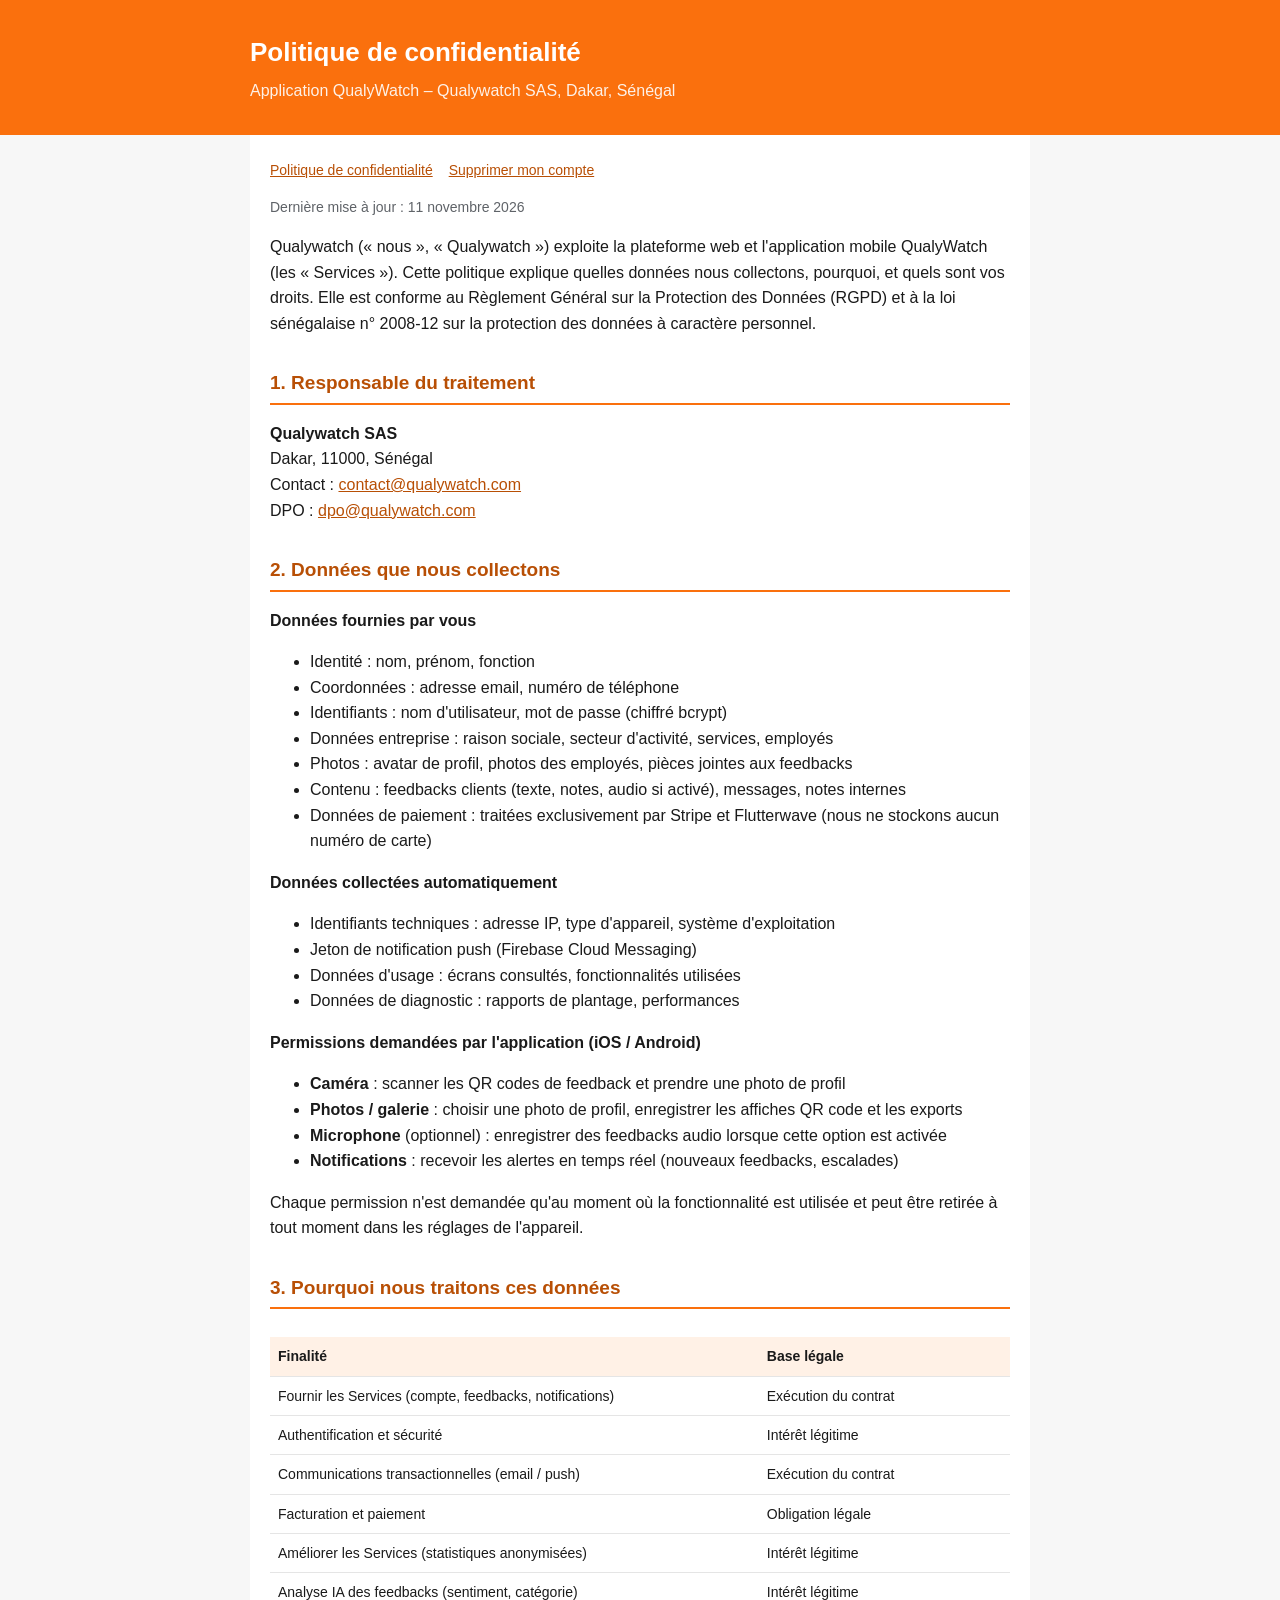
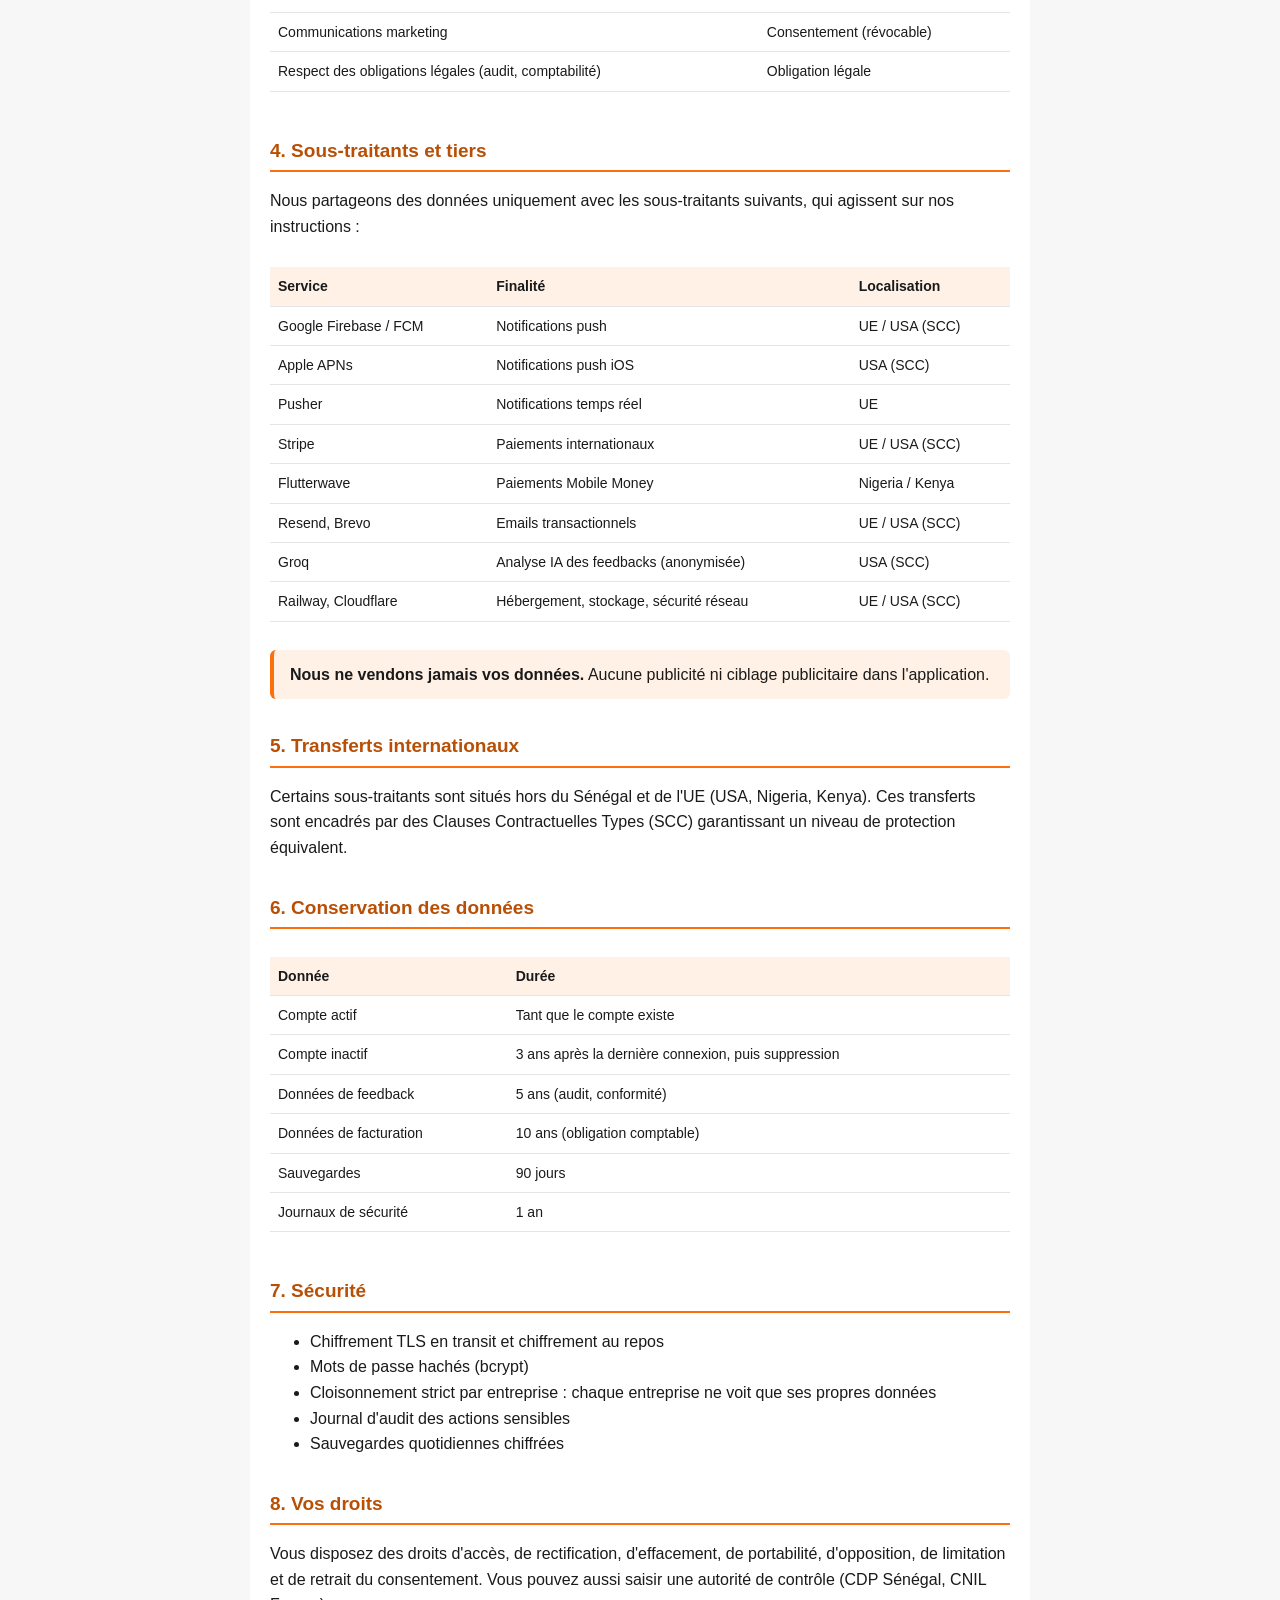
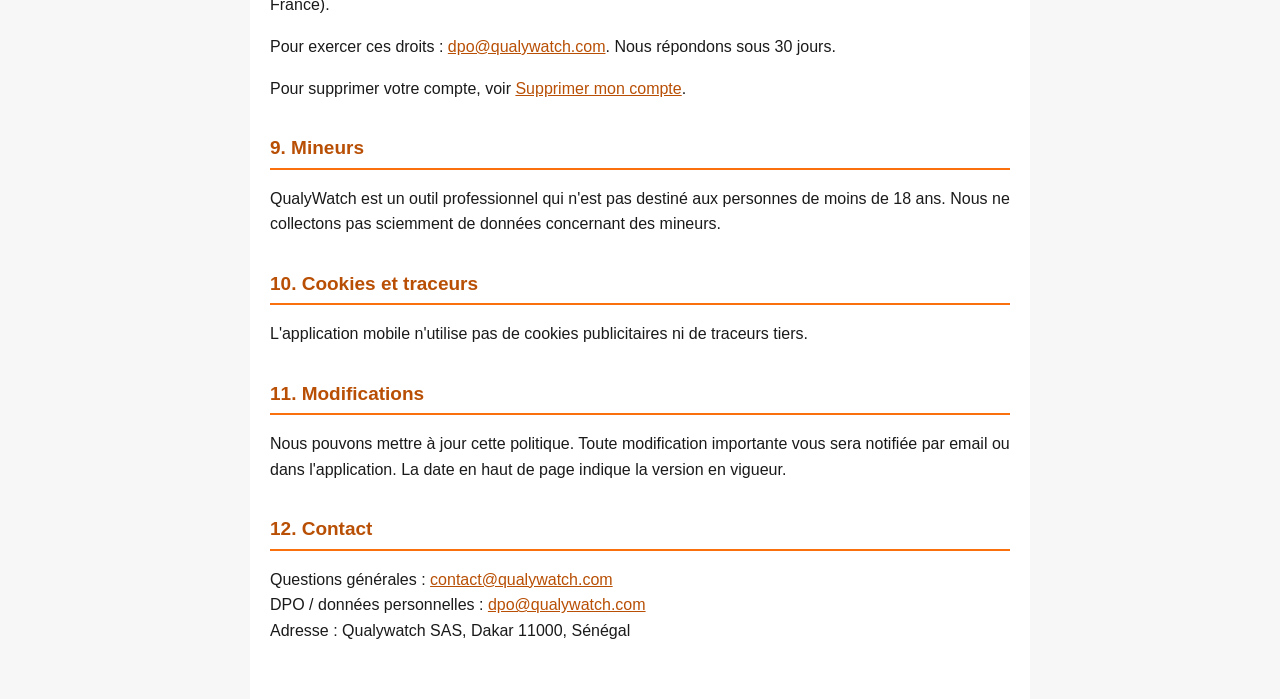
<file: index.html>
<!doctype html><html lang="fr"><head><meta charset="utf-8">
<meta name="viewport" content="width=device-width, initial-scale=1">
<title>Confidentialité – QualyWatch</title><link rel="stylesheet" href="style.css"></head>
<body><header><div class="c"><h1>Politique de confidentialité</h1><p>Application QualyWatch – Qualywatch SAS, Dakar, Sénégal</p></div></header>
<main>
<nav class="liens"><a href="./">Politique de confidentialité</a><a href="suppression-compte/">Supprimer mon compte</a></nav>
<p class="note">Dernière mise à jour : 11 novembre 2026</p>
<p>Qualywatch (« nous », « Qualywatch ») exploite la plateforme web et l'application mobile QualyWatch (les « Services »). Cette politique explique quelles données nous collectons, pourquoi, et quels sont vos droits. Elle est conforme au Règlement Général sur la Protection des Données (RGPD) et à la loi sénégalaise n° 2008-12 sur la protection des données à caractère personnel.</p>

<h2>1. Responsable du traitement</h2>
<p><strong>Qualywatch SAS</strong><br>Dakar, 11000, Sénégal<br>Contact : <a href="mailto:contact@qualywatch.com">contact@qualywatch.com</a><br>DPO : <a href="mailto:dpo@qualywatch.com">dpo@qualywatch.com</a></p>

<h2>2. Données que nous collectons</h2>
<p><strong>Données fournies par vous</strong></p>
<ul>
<li>Identité : nom, prénom, fonction</li>
<li>Coordonnées : adresse email, numéro de téléphone</li>
<li>Identifiants : nom d'utilisateur, mot de passe (chiffré bcrypt)</li>
<li>Données entreprise : raison sociale, secteur d'activité, services, employés</li>
<li>Photos : avatar de profil, photos des employés, pièces jointes aux feedbacks</li>
<li>Contenu : feedbacks clients (texte, notes, audio si activé), messages, notes internes</li>
<li>Données de paiement : traitées exclusivement par Stripe et Flutterwave (nous ne stockons aucun numéro de carte)</li>
</ul>
<p><strong>Données collectées automatiquement</strong></p>
<ul>
<li>Identifiants techniques : adresse IP, type d'appareil, système d'exploitation</li>
<li>Jeton de notification push (Firebase Cloud Messaging)</li>
<li>Données d'usage : écrans consultés, fonctionnalités utilisées</li>
<li>Données de diagnostic : rapports de plantage, performances</li>
</ul>
<p><strong>Permissions demandées par l'application (iOS / Android)</strong></p>
<ul>
<li><strong>Caméra</strong> : scanner les QR codes de feedback et prendre une photo de profil</li>
<li><strong>Photos / galerie</strong> : choisir une photo de profil, enregistrer les affiches QR code et les exports</li>
<li><strong>Microphone</strong> (optionnel) : enregistrer des feedbacks audio lorsque cette option est activée</li>
<li><strong>Notifications</strong> : recevoir les alertes en temps réel (nouveaux feedbacks, escalades)</li>
</ul>
<p>Chaque permission n'est demandée qu'au moment où la fonctionnalité est utilisée et peut être retirée à tout moment dans les réglages de l'appareil.</p>

<h2>3. Pourquoi nous traitons ces données</h2>
<div class="tbl"><table><tr><th>Finalité</th><th>Base légale</th></tr>
<tr><td>Fournir les Services (compte, feedbacks, notifications)</td><td>Exécution du contrat</td></tr>
<tr><td>Authentification et sécurité</td><td>Intérêt légitime</td></tr>
<tr><td>Communications transactionnelles (email / push)</td><td>Exécution du contrat</td></tr>
<tr><td>Facturation et paiement</td><td>Obligation légale</td></tr>
<tr><td>Améliorer les Services (statistiques anonymisées)</td><td>Intérêt légitime</td></tr>
<tr><td>Analyse IA des feedbacks (sentiment, catégorie)</td><td>Intérêt légitime</td></tr>
<tr><td>Communications marketing</td><td>Consentement (révocable)</td></tr>
<tr><td>Respect des obligations légales (audit, comptabilité)</td><td>Obligation légale</td></tr>
</table></div>

<h2>4. Sous-traitants et tiers</h2>
<p>Nous partageons des données uniquement avec les sous-traitants suivants, qui agissent sur nos instructions :</p>
<div class="tbl"><table><tr><th>Service</th><th>Finalité</th><th>Localisation</th></tr>
<tr><td>Google Firebase / FCM</td><td>Notifications push</td><td>UE / USA (SCC)</td></tr>
<tr><td>Apple APNs</td><td>Notifications push iOS</td><td>USA (SCC)</td></tr>
<tr><td>Pusher</td><td>Notifications temps réel</td><td>UE</td></tr>
<tr><td>Stripe</td><td>Paiements internationaux</td><td>UE / USA (SCC)</td></tr>
<tr><td>Flutterwave</td><td>Paiements Mobile Money</td><td>Nigeria / Kenya</td></tr>
<tr><td>Resend, Brevo</td><td>Emails transactionnels</td><td>UE / USA (SCC)</td></tr>
<tr><td>Groq</td><td>Analyse IA des feedbacks (anonymisée)</td><td>USA (SCC)</td></tr>
<tr><td>Railway, Cloudflare</td><td>Hébergement, stockage, sécurité réseau</td><td>UE / USA (SCC)</td></tr>
</table></div>
<div class="encadre"><strong>Nous ne vendons jamais vos données.</strong> Aucune publicité ni ciblage publicitaire dans l'application.</div>

<h2>5. Transferts internationaux</h2>
<p>Certains sous-traitants sont situés hors du Sénégal et de l'UE (USA, Nigeria, Kenya). Ces transferts sont encadrés par des Clauses Contractuelles Types (SCC) garantissant un niveau de protection équivalent.</p>

<h2>6. Conservation des données</h2>
<div class="tbl"><table><tr><th>Donnée</th><th>Durée</th></tr>
<tr><td>Compte actif</td><td>Tant que le compte existe</td></tr>
<tr><td>Compte inactif</td><td>3 ans après la dernière connexion, puis suppression</td></tr>
<tr><td>Données de feedback</td><td>5 ans (audit, conformité)</td></tr>
<tr><td>Données de facturation</td><td>10 ans (obligation comptable)</td></tr>
<tr><td>Sauvegardes</td><td>90 jours</td></tr>
<tr><td>Journaux de sécurité</td><td>1 an</td></tr>
</table></div>

<h2>7. Sécurité</h2>
<ul>
<li>Chiffrement TLS en transit et chiffrement au repos</li>
<li>Mots de passe hachés (bcrypt)</li>
<li>Cloisonnement strict par entreprise : chaque entreprise ne voit que ses propres données</li>
<li>Journal d'audit des actions sensibles</li>
<li>Sauvegardes quotidiennes chiffrées</li>
</ul>

<h2>8. Vos droits</h2>
<p>Vous disposez des droits d'accès, de rectification, d'effacement, de portabilité, d'opposition, de limitation et de retrait du consentement. Vous pouvez aussi saisir une autorité de contrôle (CDP Sénégal, CNIL France).</p>
<p>Pour exercer ces droits : <a href="mailto:dpo@qualywatch.com">dpo@qualywatch.com</a>. Nous répondons sous 30 jours.</p>
<p>Pour supprimer votre compte, voir <a href="suppression-compte/">Supprimer mon compte</a>.</p>

<h2>9. Mineurs</h2>
<p>QualyWatch est un outil professionnel qui n'est pas destiné aux personnes de moins de 18 ans. Nous ne collectons pas sciemment de données concernant des mineurs.</p>

<h2>10. Cookies et traceurs</h2>
<p>L'application mobile n'utilise pas de cookies publicitaires ni de traceurs tiers.</p>

<h2>11. Modifications</h2>
<p>Nous pouvons mettre à jour cette politique. Toute modification importante vous sera notifiée par email ou dans l'application. La date en haut de page indique la version en vigueur.</p>

<h2>12. Contact</h2>
<p>Questions générales : <a href="mailto:contact@qualywatch.com">contact@qualywatch.com</a><br>DPO / données personnelles : <a href="mailto:dpo@qualywatch.com">dpo@qualywatch.com</a><br>Adresse : Qualywatch SAS, Dakar 11000, Sénégal</p>
</main></body></html>
</file>
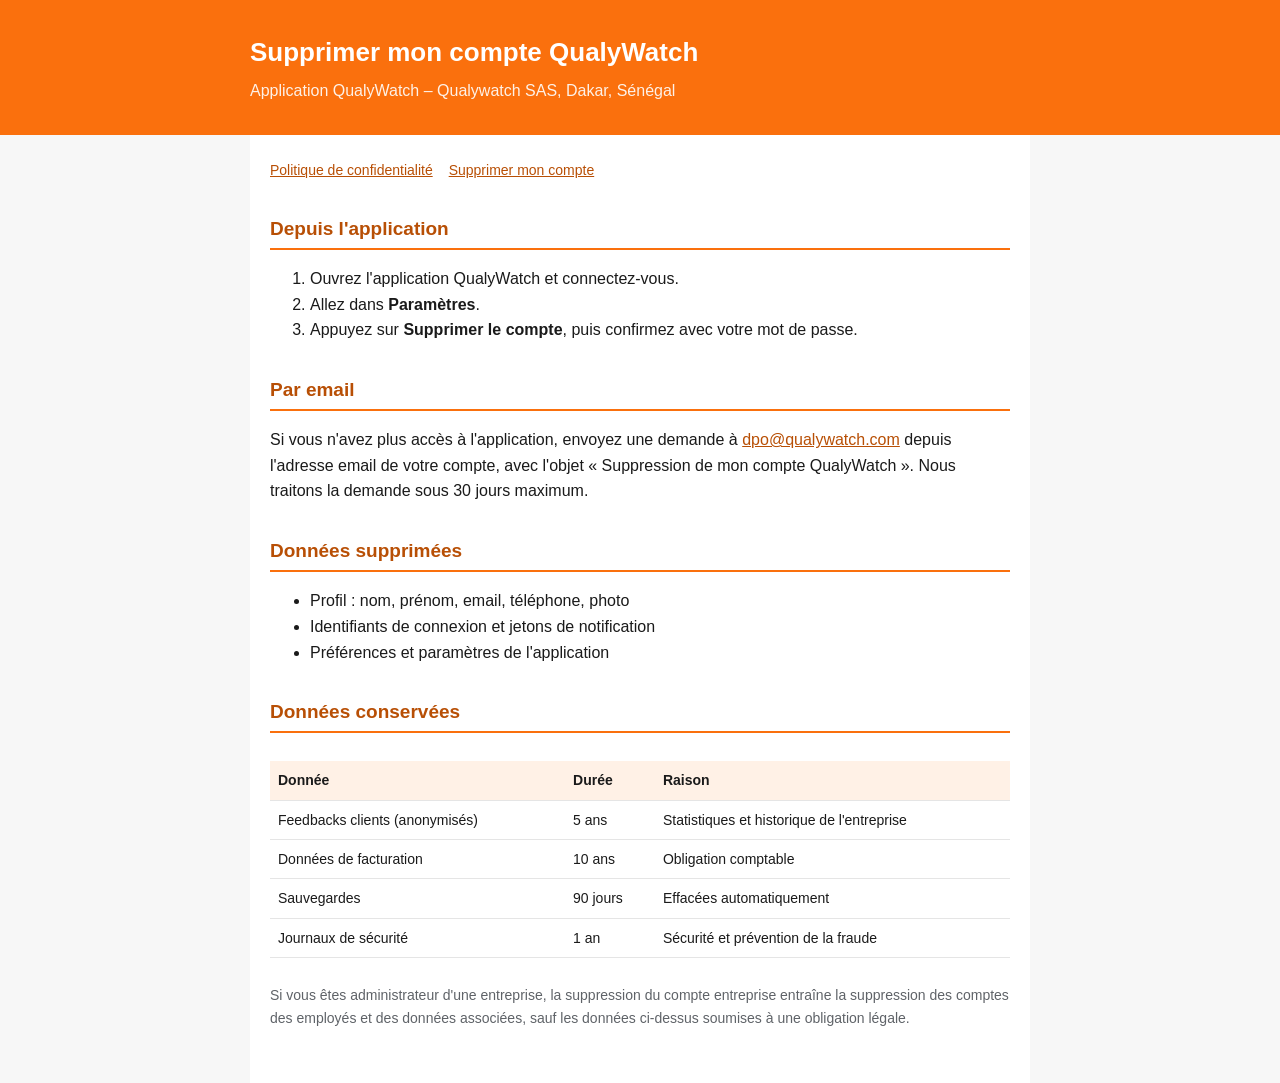
<file: suppression-compte/index.html>
<!doctype html><html lang="fr"><head><meta charset="utf-8">
<meta name="viewport" content="width=device-width, initial-scale=1">
<title>Supprimer mon compte – QualyWatch</title><link rel="stylesheet" href="../style.css"></head>
<body><header><div class="c"><h1>Supprimer mon compte QualyWatch</h1><p>Application QualyWatch – Qualywatch SAS, Dakar, Sénégal</p></div></header>
<main>
<nav class="liens"><a href="../">Politique de confidentialité</a><a href="./">Supprimer mon compte</a></nav>

<h2>Depuis l'application</h2>
<ol>
<li>Ouvrez l'application QualyWatch et connectez-vous.</li>
<li>Allez dans <strong>Paramètres</strong>.</li>
<li>Appuyez sur <strong>Supprimer le compte</strong>, puis confirmez avec votre mot de passe.</li>
</ol>

<h2>Par email</h2>
<p>Si vous n'avez plus accès à l'application, envoyez une demande à <a href="mailto:dpo@qualywatch.com?subject=Suppression%20de%20mon%20compte%20QualyWatch">dpo@qualywatch.com</a> depuis l'adresse email de votre compte, avec l'objet « Suppression de mon compte QualyWatch ». Nous traitons la demande sous 30 jours maximum.</p>

<h2>Données supprimées</h2>
<ul>
<li>Profil : nom, prénom, email, téléphone, photo</li>
<li>Identifiants de connexion et jetons de notification</li>
<li>Préférences et paramètres de l'application</li>
</ul>

<h2>Données conservées</h2>
<div class="tbl"><table><tr><th>Donnée</th><th>Durée</th><th>Raison</th></tr>
<tr><td>Feedbacks clients (anonymisés)</td><td>5 ans</td><td>Statistiques et historique de l'entreprise</td></tr>
<tr><td>Données de facturation</td><td>10 ans</td><td>Obligation comptable</td></tr>
<tr><td>Sauvegardes</td><td>90 jours</td><td>Effacées automatiquement</td></tr>
<tr><td>Journaux de sécurité</td><td>1 an</td><td>Sécurité et prévention de la fraude</td></tr>
</table></div>
<p class="note">Si vous êtes administrateur d'une entreprise, la suppression du compte entreprise entraîne la suppression des comptes des employés et des données associées, sauf les données ci-dessus soumises à une obligation légale.</p>
</main></body></html>
</file>
<file: style.css>
:root{--orange:#FA700D;--orange-fonce:#B84F05;--texte:#1A1A1A;--gris:#5f6368;--fond:#F7F7F7;--carte:#fff;--bord:#e5e5e5;--teinte:#FFF1E6}
@media (prefers-color-scheme:dark){:root{--texte:#EDEDED;--gris:#A8A8A8;--fond:#121212;--carte:#1C1C1C;--bord:#333;--teinte:#2A1C10;--orange-fonce:#FF9A4D}}
*{box-sizing:border-box}body{margin:0;font-family:-apple-system,BlinkMacSystemFont,"Segoe UI",Roboto,sans-serif;color:var(--texte);background:var(--fond);line-height:1.6}
header{background:var(--orange);color:#fff;padding:32px 16px}header .c,main{max-width:780px;margin:0 auto}
header h1{margin:0 0 4px;font-size:26px}header p{margin:0;opacity:.9}
main{background:var(--carte);padding:24px 20px 40px}
h2{color:var(--orange-fonce);font-size:19px;margin-top:32px;border-bottom:2px solid var(--orange);padding-bottom:4px}
table{width:100%;border-collapse:collapse;font-size:14px;margin:12px 0}th,td{text-align:left;padding:8px;border-bottom:1px solid var(--bord);vertical-align:top}
th{background:var(--teinte)}.note{color:var(--gris);font-size:14px}a{color:var(--orange-fonce)}
.encadre{background:var(--teinte);border-left:4px solid var(--orange);padding:12px 16px;border-radius:6px;margin:16px 0}
nav.liens{display:flex;gap:16px;flex-wrap:wrap;margin-bottom:8px;font-size:14px}
.tbl{overflow-x:auto}
</file>
